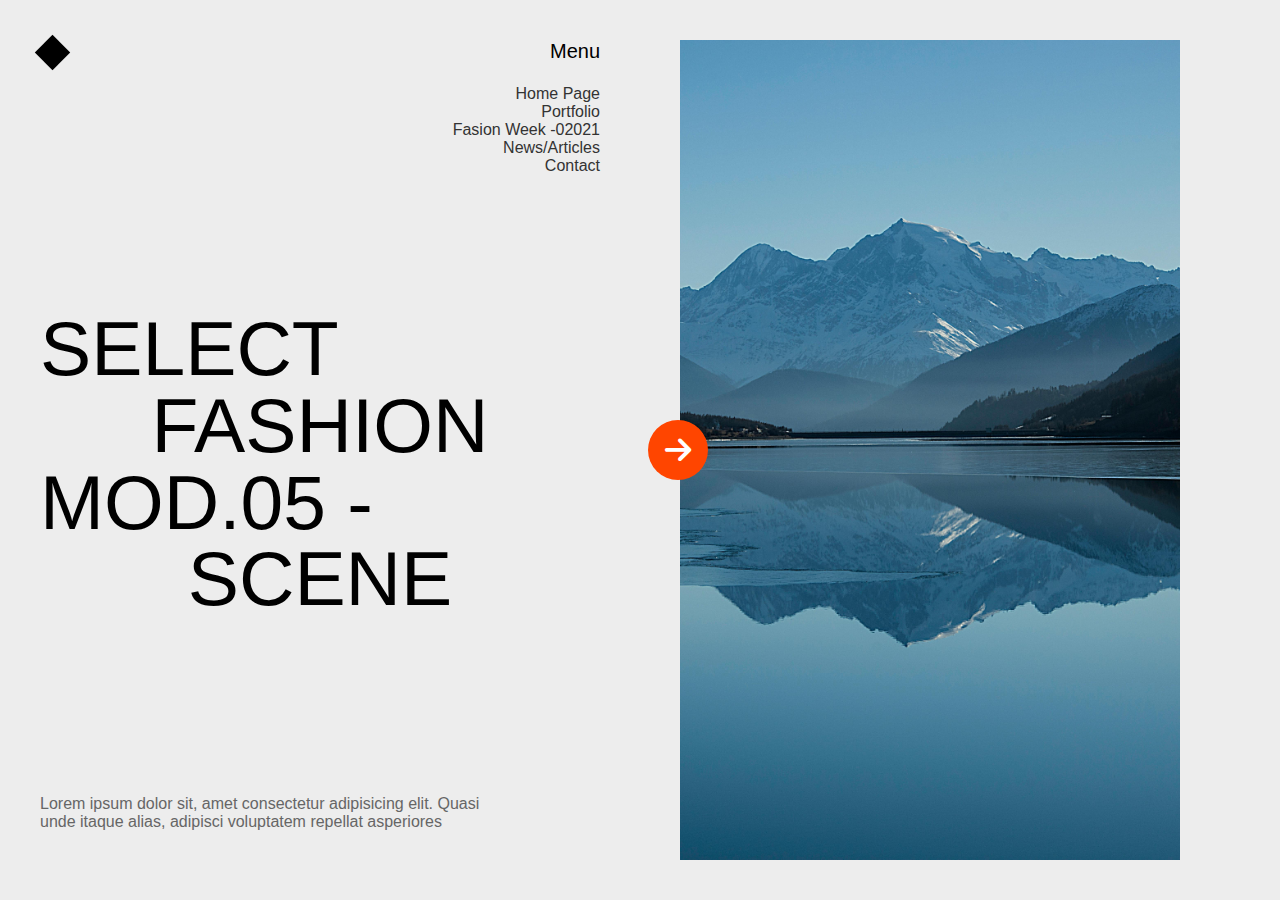
<file: Design_1/index.html>
<!DOCTYPE html>
<html lang="en">
<head>
    <meta charset="UTF-8">
    <meta name="viewport" content="width=device-width, initial-scale=1.0">
    <title>Grid Project</title>
    <link rel="stylesheet" href="style.css">
    <link rel="stylesheet" href="https://cdnjs.cloudflare.com/ajax/libs/font-awesome/6.7.2/css/all.min.css">
</head>
<body>
    <div id="main">
        <div class="elem" id="left-top-left">
            <div id="square"></div>
        </div>
        <div class="elem" id="left-top-right">
            <i class="fa-solid fa-bars"></i>
            <h4>Menu</h4>
            <h5>Home Page</h5>
            <h5>Portfolio</h5>
            <h5>Fasion Week -02021</h5>
            <h5>News/Articles</h5>
            <h5>Contact</h5>
        </div>
        <div class="elem" id="left-center">
            <h1>Select</h1>
            <h1>Fashion</h1>
            <h1>Mod.05 -</h1>
            <h1>Scene</h1>
        </div>
        <div class="elem" id="left-bottom">
            <p>Lorem ipsum dolor sit, amet consectetur adipisicing elit. Quasi unde itaque alias, adipisci voluptatem repellat asperiores</p>
        </div>
        <div class="elem" id="right">
            <img src="./mnt.jpg" alt="">
        </div>
        <div id="arrow">
            <i class="fa-solid fa-arrow-right"></i>
        </div>
    </div>
</body>
</html>
</file>
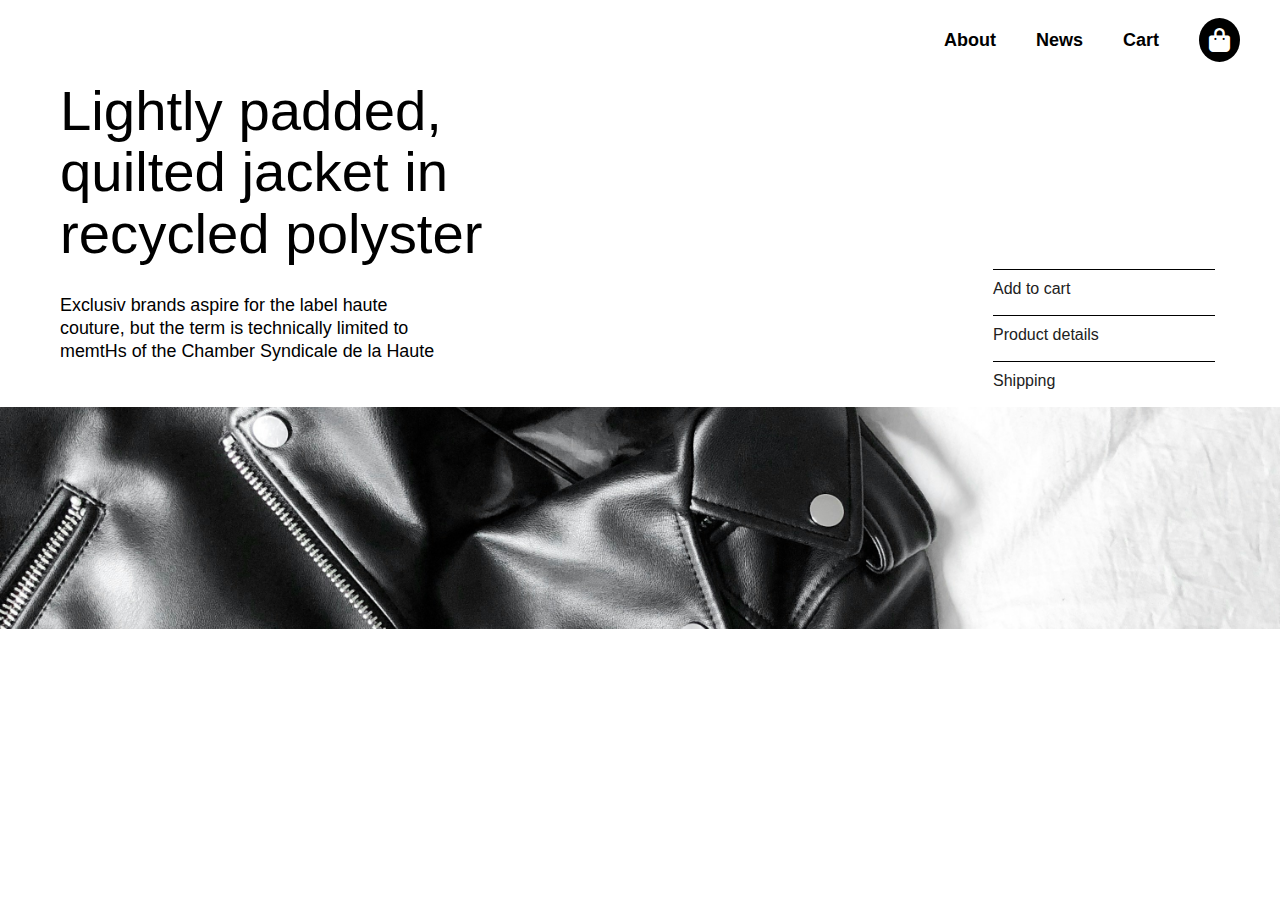
<file: Design_2/index.html>
<!DOCTYPE html>
<html lang="en">
<head>
    <meta charset="UTF-8">
    <meta name="viewport" content="width=device-width, initial-scale=1.0">
    <title>Shop Jacket</title>
    <link rel="stylesheet" href="style.css">
    <link rel="stylesheet" href="https://cdnjs.cloudflare.com/ajax/libs/font-awesome/6.7.2/css/all.min.css">
</head>
<body>
    <div id="main">
        <div id="nav">
            <h4>About</h4>
            <h4>News</h4>
            <h4>Cart</h4>
            <i class="fa-solid fa-bag-shopping"></i>
        </div>
        <div id="center">
            <h1>Lightly padded, <br> quilted jacket in <br> recycled polyster</h1>
            <div id="center-in">
                <p>Exclusiv brands aspire for the label haute <br>
                    couture, but the term is technically limited to <br>
                    memtHs of the Chamber Syndicale de la Haute
                </p>
                <div id="right">
                    <div class="elem">
                        <a href="#">Add to cart</a>
                        <i class="fa-solid fa-arrow-left"></i>
                    </div>
                    <div class="elem">
                        <a href="#">Product details</a>
                        <i class="fa-solid fa-arrow-left"></i>
                    </div>
                    <div class="elem">
                        <a href="#">Shipping</a>
                        <i class="fa-solid fa-arrow-left"></i>
                    </div>                    
                </div>
            </div>
        </div>
        <div id="bottom"></div>
    </div>
</body>
</html>
</file>
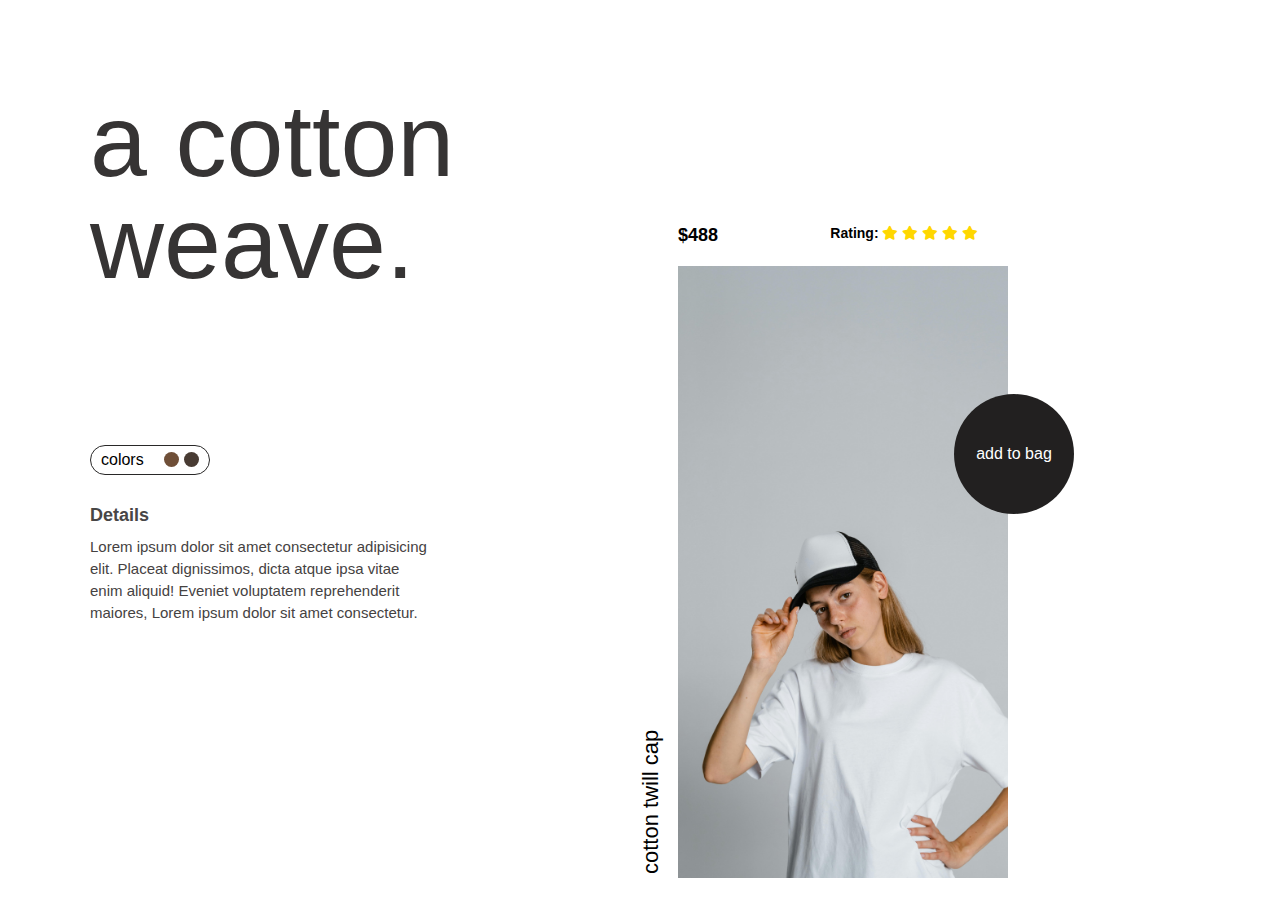
<file: Design_3/index.html>
<!DOCTYPE html>
<html lang="en">
<head>
    <meta charset="UTF-8">
    <meta name="viewport" content="width=device-width, initial-scale=1.0">
    <link rel="stylesheet" href="style.css">
    <link rel="stylesheet" href="https://cdnjs.cloudflare.com/ajax/libs/font-awesome/6.7.2/css/all.min.css">
    <title>A Cotton Weave</title>
</head>
<body>
    <div id="main">
        <div id="left">
            <h1>a cotton <br> weave.</h1>
            <div id="colors-div">
                <h2>colors</h2>
                <div id="c1"></div>
                <div id="c2"></div>
            </div>
            <h4>Details</h4>
            <p>Lorem ipsum dolor sit amet consectetur adipisicing elit. Placeat dignissimos, dicta atque ipsa vitae enim aliquid! Eveniet voluptatem reprehenderit maiores, Lorem ipsum dolor sit amet consectetur.
            </p>
        </div>
        <div id="right">
            <div id="right-top">
                <h4>$488</h4>
                <h5>Rating: <i class="fa-solid fa-star"></i> <i class="fa-solid fa-star"></i> <i class="fa-solid fa-star"></i> <i class="fa-solid fa-star"></i> <i class="fa-solid fa-star"></i></h5>
            </div>
            <img src="./cap.jpg" alt="">
            <div id="bag">add to bag</div>
            <h4 id="rotated">cotton twill cap</h4>
        </div>
    </div>
</body>
</html>
</file>
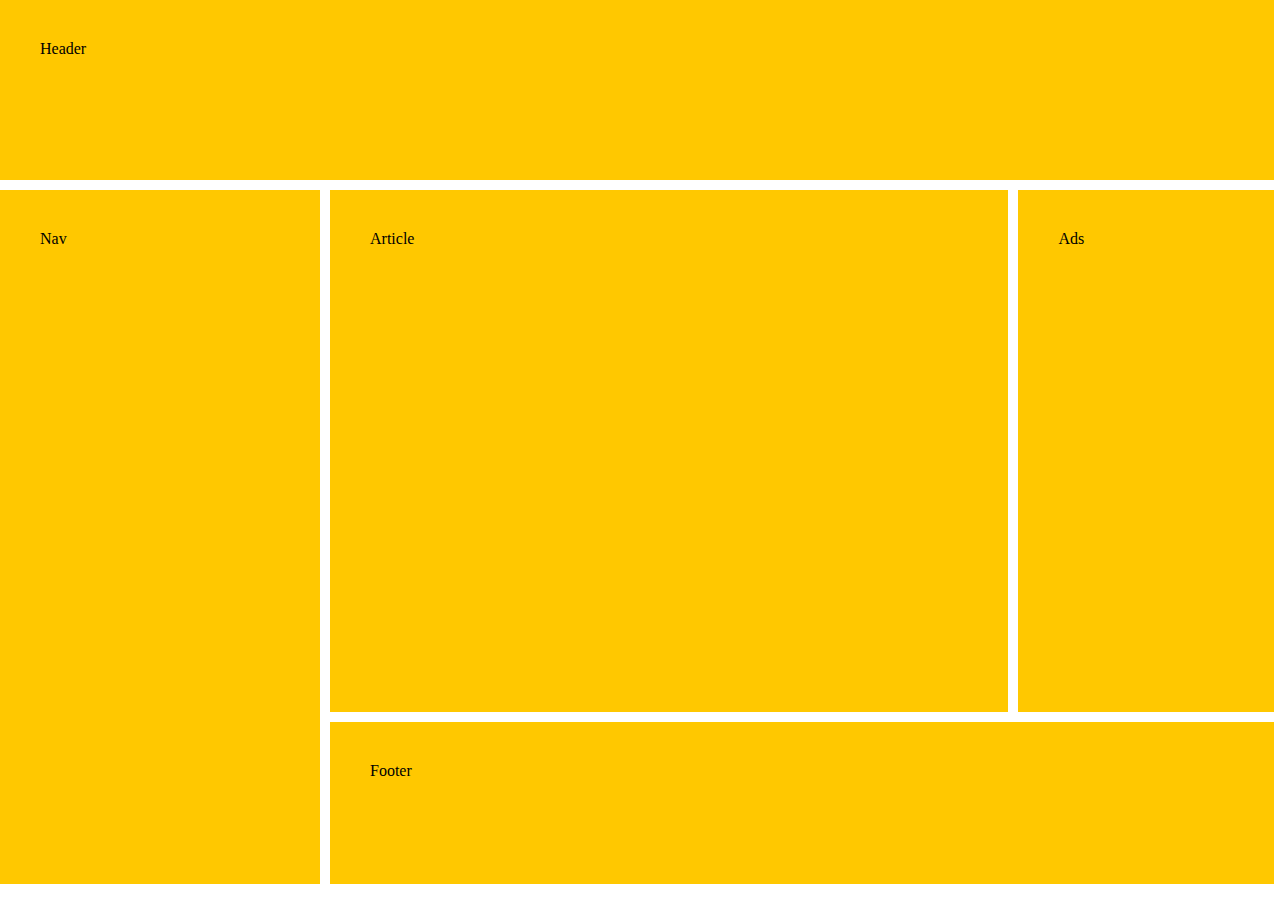
<file: GridPractice/Practice1.html>
<!DOCTYPE html>
<html lang="en">
<head>
    <meta charset="UTF-8">
    <meta name="viewport" content="width=device-width, initial-scale=1.0">
    <title>Practice 1</title>

    <style>
        *{
            margin: 0;
            padding: 0;
            box-sizing: border-box;
        }
        html,body{
            width: 100%;
            height: 100%;
        }
        #main{
            width: 100%;
            height: 100%;
            display: grid;
            gap: 10px;
            grid-template-columns: 25% 53% 20%;
            grid-template-rows: 20% 58% 18%;
        }
        #main div{
            background-color: rgb(255, 200, 0);
            padding: 40px;
        }

        #header{
            grid-column: 1/4;
        }
        #nav{
            grid-row: 2/4;
        }
        #footer{
            grid-column: 2/4;
        }
    </style>
</head>
<body>
    <div id="main">
        <div id="header">Header</div>
        <div id="nav">Nav</div>
        <div id="article">Article</div>
        <div id="ads">Ads</div>
        <div id="footer">Footer</div>
    </div>
</body>
</html>
</file>
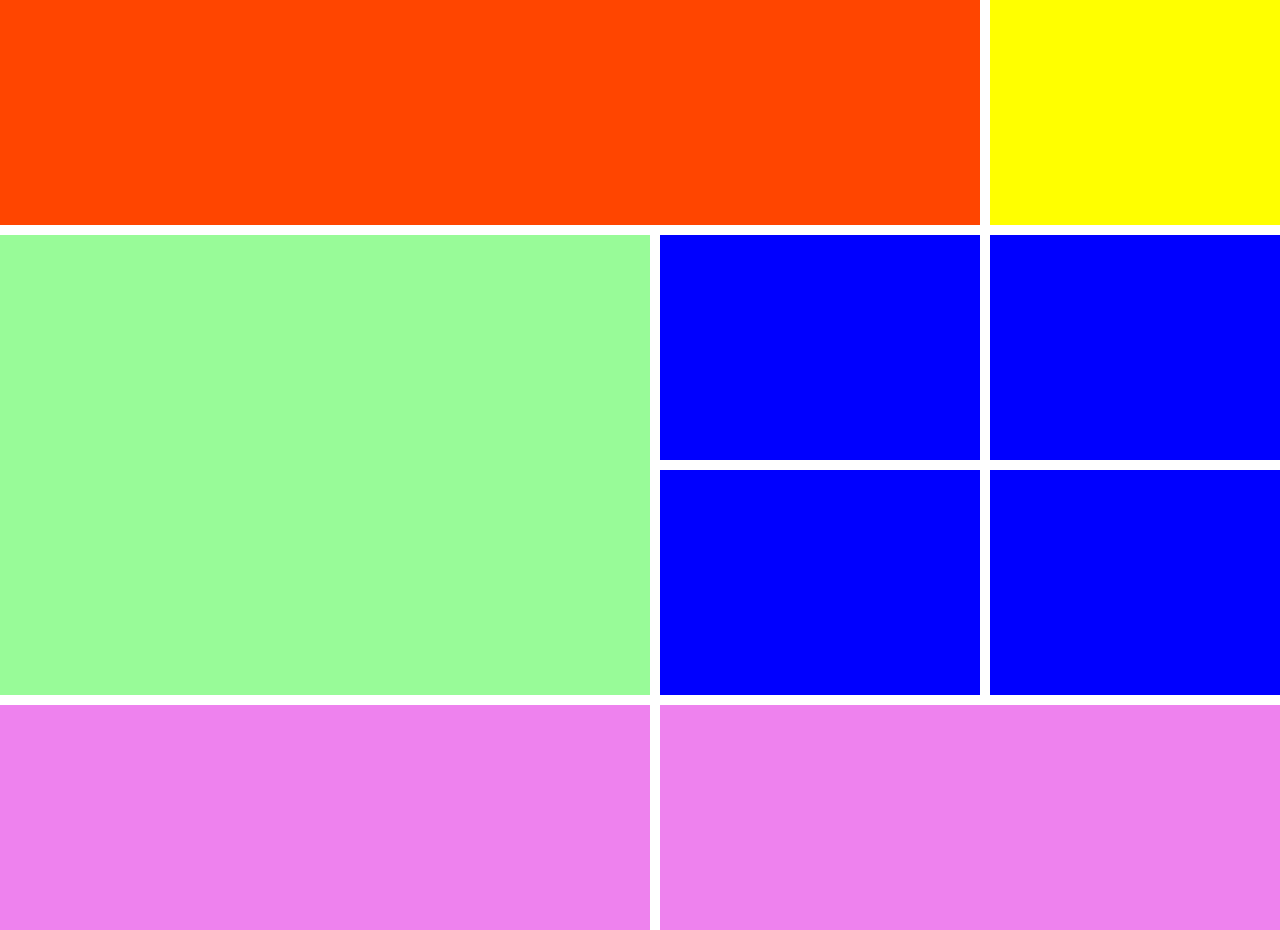
<file: GridPractice/Practice2.html>
<!DOCTYPE html>
<html lang="en">
<head>
    <meta charset="UTF-8">
    <meta name="viewport" content="width=device-width, initial-scale=1.0">
    <title>Practice 2</title>
    <style>
        *{
            margin: 0;
            padding: 0;
            box-sizing: border-box;
        }
        html,body{
            width: 100%;
            height: 100%;
        }
        #main{
            width: 100%;
            height: 100%;
            display: grid;
            gap: 10px;
            grid-template-rows: 25% 25% 25% 25%;
            grid-template-columns: 25% 25% 25% 25%;
        }
        #top-left{
            background-color: orangered;
            grid-column: 1/4;
        }
        #top-right{
            background-color: yellow;
        }
        #center-left{
            background-color: palegreen;
            grid-column: 1/3;
            grid-row: 2/4;
        }
        #center-right-top-left{
            background-color: blue;
        }
        #center-right-top-right{
            background-color: blue;
        }
        #center-right-bottom-left{
            background-color: blue;
        }
        #center-right-bottom-right{
            background-color: blue;
        }
        #bottom-left{
            background-color: violet;
            grid-column: 1/3;
        }
        #bottom-right{
            background-color: violet;
            grid-column: 3/5;
        }
    </style>
</head>
<body>
    <div id="main">
        <div id="top-left"></div>
        <div id="top-right"></div>
        <div id="center-left"></div>
        <div id="center-right-top-left"></div>
        <div id="center-right-top-right"></div>
        <div id="center-right-bottom-left"></div>
        <div id="center-right-bottom-right"></div>
        <div id="bottom-left"></div>
        <div id="bottom-right"></div>
    </div>
</body>
</html>
</file>
<file: Design_1/style.css>
* {
    padding: 0;
    margin: 0;
    box-sizing: border-box;
    font-family: 'Gill Sans', 'Gill Sans MT', Calibri, 'Trebuchet MS', sans-serif;
}

html,body {
    width: 100%;
    height: 100%;
}

#main{
    width: 100%;
    height: 100%;
    background-color: #ededed;
    display: grid;
    grid-template-columns: 25% 25% 50%;
    grid-template-rows: 30% 55% 15%;
}

#left-top-left{
    padding: 40px;
    /* background-color: aqua; */
}

#square{
    width: 25px;
    height: 25px;
    background-color: black;
    rotate: 45deg;
}

#left-top-right{
    justify-self: right;
    padding: 40px;
    text-align: right;
    /* background-color: chartreuse; */
}

#left-top-right h4{
    font-size: 20px;
    margin-bottom: 22px;
    font-weight: 500;
}

#left-top-right i{
    display: none;
}

#left-top-right h5{
    font-size: 16px;
    font-weight: 500;
    color: #333;

}

#left-center{
    grid-row: 2;
    grid-column: 1/3;
    padding: 40px;
    /* background-color: chocolate; */
}

#left-center h1{
    font-size: 6vw;
    font-family: Arial, Helvetica, sans-serif;
    text-transform: uppercase;
    font-weight: 500;
    line-height: 6vw;
}

#left-center h1:nth-child(2n){
    text-align: center;
}

#left-bottom{
    grid-row: 3;
    grid-column: 1/3;
    padding: 30px 40px;
    /* background-color: firebrick; */
}

#left-bottom p{
    width: 80%;
    font-weight: 500;
    color: #666;
}

#right{
    /* background-color: crimson; */
    grid-row: 1/4;
    padding: 40px;
    padding-right: 100px;
}

#right img{
    width: 100%;
    height: 100%;
    object-fit: cover;
    object-position: center;
}

#arrow{
    position: absolute;
    width: 60px;
    height: 60px;
    background-color: orangered;
    top: 50%;
    left: 53%;
    transform: translate(-50%,-50%);
    border-radius: 50%;
    display: flex;
    align-items: center;
    justify-content: center;
}

#arrow i{
    font-size: 30px;
    color: #fff;
}


@media  (max-width:600px) {
    #main{
        grid-template-columns: 50% 50%;
        grid-template-rows: 60px 30% 10%;
    }
    #left-top-left{
        padding: 20px;
    }
    
    #square{
        width: 15px;
        height: 15px;
    }
    
    #left-top-right{
        padding: 20px;
    }

    #left-top-right i{
        display: initial;
        font-size: 20px;
    }
    
    #left-top-right h4{
        display: none;
    }
    
    #left-top-right h5{
        display: none;
    
    }
    
    #left-center{
        padding: 20px 40px;
    }
    
    #left-center h1{
        font-size: 14vw;
        line-height: 12vw;
    }
    
    #left-center h1:nth-child(2n){
        text-align: right;
    }
    
    #left-bottom{
        padding: 20px;
    }
    
    #left-bottom p{
        width: 90%;
        font-size: 10px;

    }
    
    #right{
        grid-row: 4;
        grid-column: 1/4;
        padding: 20px;
    }
    
    #arrow{
        width: 30px;
        height: 30px;
        top: 52%;
        transform: translate(-50%,-50%) rotate(90deg);
    }
    #arrow i{
        font-size: 18px;
    }
}
</file>
<file: Design_2/style.css>
*{
    margin: 0;
    padding: 0;
    box-sizing: border-box;
    font-family: Arial, Helvetica, sans-serif;
}

html,body{
    width: 100%;
    height: 100%;
}

#nav{
    width: 100%;
    height: 80px;
    display: flex;
    align-items: center;
    justify-content: flex-end;
    gap: 40px;
    padding: 0 40px;
    /* background-color: rebeccapurple; */
}
#nav h4{
    font-size: 18px;
    font-weight: 600;
}

#nav i{
    background-color: black;
    color: #fff;
    font-size: 24px;
    padding: 10px;
    border-radius: 50%;
}

#center{
    width: 100%;
    /* background-color: red; */
    padding: 0px 60px;
}
#center h1{
    font-size: 4.4vw;
    font-weight: 100;
    line-height: 4.8vw;
}

#center-in{
    width: 100%;
    display: flex;
    justify-content: space-between;
}

#center-in p{
    margin-top: 30px;
    font-size: 1.4vw;
    line-height: 1.8vw;
    font-weight: 400;
}

#right{
    width: 20%;
}

.elem{
    margin: 5px;
    padding: 10px 0;
    border-top: 1.5px solid black;
    display: flex;
    justify-content: space-between;
}

.elem a{
    text-decoration: none;
    color: rgb(33, 33, 33);
}
.elem i{
    font-size: 20px;
    opacity: 0;
}


.elem:hover i{
    opacity: 1;
}

#bottom{
    width: 100%;
    height: 222px;
    /* background-color: red; */
    background-image: url(./jacket_img.jpg);
    background-size: cover;
    background-position: center;
}

@media (max-width:600px) {
    #nav{
        height: 70px;
        gap: 20px;
        padding: 0 30px;
    }

    #nav h4{
        font-size: 15px;
    }

    #nav i{
        font-size: 18px;
        padding: 8px;
    }

    #center{
        padding: 10px 40px;
    }
    #center h1{
        font-size: 10vw;
        line-height: 11vw;
    }
    
    #center-in{
        flex-direction: column;
        justify-content: space-between;
    }
    
    #center-in p{
        margin: 30px 0;
        font-size: 3.2vw;
        line-height: 4vw;
    }

    #right{
        width: 100%;
    }
    
    .elem{
        padding: 8px 0;
        border-top: 1px solid black;

    }
    
    .elem a{
        color: rgb(33, 33, 33);
    }
    .elem i{
        font-size: 18px;
    }

    #bottom{
        height: 215px;
        background-position: 30% 20%;
    }
}
</file>
<file: Design_3/style.css>
*{
    margin: 0;
    padding: 0;
    box-sizing: border-box;
    font-family: Arial, Helvetica, sans-serif;
}

html,body{
    width: 100%;
    height: 100%;
}

#main{
    width: 100%;
    height: 100%;
    display: flex;
    align-items: flex-end;
    padding: 0px 90px;
}

#left{
    width: 48%;
    height: 90vh;
    /* background-color: goldenrod; */
}

#left h1{
    font-size: 8vw;
    font-weight: 400;
    line-height: 8vw;
    color: rgb(54, 52, 52);
}

#colors-div{
    border: 1.5px solid rgb(41, 40, 40);
    padding: 5px 10px;
    width: fit-content;
    border-radius: 50px;
    display: flex;
    align-items: center;
    justify-content: space-between;
    margin-top: 150px;
}



#colors-div h2{
    font-size: 16px;
    font-weight: 500;
}

#c1{
    width: 15px;
    height: 15px;
    background-color: rgba(78, 38, 10, 0.813);
    border-radius: 50%;
    margin-left: 20px;
    margin-right: 5px;
}
#c2{
    width: 15px;
    height: 15px;
    background-color: rgba(29, 14, 4, 0.813);
    border-radius: 50%;
}

#left h4{
    font-size: 18px;
    color: rgb(72, 70, 70);
    margin-top: 30px;
}

#left p{
    font-size: 15px;
    line-height: 22px;
    width: 65%;
    margin-top: 10px;
    color: rgb(69, 66, 66);
}

#right{
    width: 30%;
    height: 75vh;
    /* background-color: blue; */
    margin-left: 60px;
    position: relative;
}

#right-top{
    width: 100%;
    display: flex;
    justify-content: space-between;
}

#right-top h4{
    font-size: 18px;
}
#right-top h5{
    font-size: 14px;
    margin-right: 30px;

    & i{
        color: gold;
    }
}

#right img{
    width: 100%;
    height: 90.6%;
    margin-top: 20px;
    object-fit: cover;
}

#bag{
    width: 120px;
    height: 120px;
    background-color: rgb(34, 32, 32);
    color: #fff;
    border-radius: 50%;
    display: flex;
    align-items: center;
    justify-content: center;
    position: absolute;
    right: -20%;
    top: 25%;
}

#rotated{
    position: absolute;
    bottom: 0;
    left: -40px;
    font-size: 22px;
    font-weight: 500;
    rotate: -90deg;
    transform-origin: 0 0;
}

@media (max-width:600px) {
    #main{
        flex-direction: column;
        padding: 20px 40px;
    }

    #left{
        width: 100%;
        height: fit-content;
        /* background-color: goldenrod; */
    }
    
    #left h1{
        font-size: 20vw;
        line-height: 19vw;
    }
    
    #colors-div{
        border: 1px solid rgb(41, 40, 40);
        padding: 5px 10px;
        margin-top: 60px;
    }
    
    
    
    #colors-div h2{
        font-size: 16px;
    }
    
    #c1{
        margin-left: 10px;
        margin-right: 5px;
    }

    #left h4{
        font-size: 16px;
        margin-top: 20px;
    }
    
    #left p{
        font-size: 14px;
        line-height: 20px;
        width: 90%;
    }

    #right{
        width: 100%;
        height: fit-content;
        display: flex;
        flex-direction: column-reverse;
        justify-content: flex-end;
        /* background-color: blue; */
    }
    
    #right-top{
        width: 100%;
        margin-top: 10px;
    }
    
    #right-top h4{
        font-size: 14px;
    }
    #right-top h5{
        font-size: 14px;
        margin-right: 0px;
    }
    
    #right img{
        width: 100%;
        height: 70%;
        margin-top: 40px;
    }
    
    #bag{
        width: 100px;
        height: 100px;
        right: -10%;
        top: 0;
    }
    
    #rotated{
        top: 10px;
        left: 0;
        font-size: 20px;
        rotate: 0deg;
    }
}
</file>
